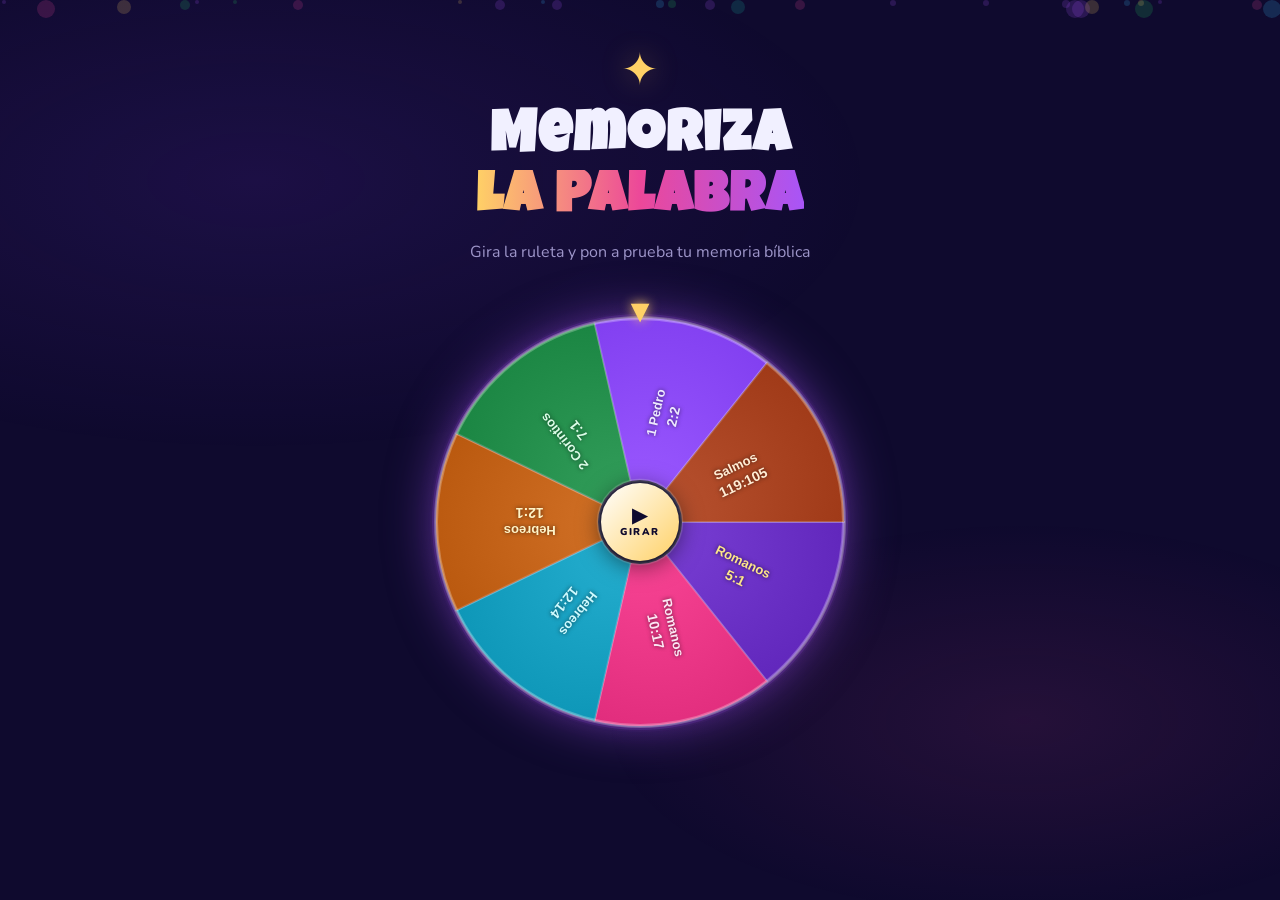
<file: index.html>
<!DOCTYPE html>
<html lang="es">
<head>
  <meta charset="UTF-8" />
  <meta name="viewport" content="width=device-width, initial-scale=1.0" />
  <title>Memoriza la Palabra · Versículos Bíblicos</title>
  <link rel="preconnect" href="https://fonts.googleapis.com" />
  <link rel="preconnect" href="https://fonts.gstatic.com" crossorigin />
  <link href="https://fonts.googleapis.com/css2?family=Nunito:wght@400;600;700;800;900&family=Luckiest+Guy&display=swap" rel="stylesheet" />
  
  
  
  
<style>/* ══════════════════════════════════════════
   BASE.CSS – Variables · Reset · Layout
   ══════════════════════════════════════════ */

:root {
  /* Palette – Vibrante + espiritual */
  --c-bg:        #0f0a2e;
  --c-surface:   #1a1247;
  --c-card:      #211860;
  --c-card2:     #2a1f78;

  --c-gold:      #ffd166;
  --c-gold-dark: #e8a000;
  --c-purple:    #a855f7;
  --c-violet:    #7c3aed;
  --c-pink:      #ec4899;
  --c-teal:      #14b8a6;
  --c-sky:       #38bdf8;
  --c-green:     #22c55e;
  --c-red:       #ef4444;
  --c-orange:    #f97316;

  --c-text:      #f1f0ff;
  --c-text-dim:  #9d95c9;
  --c-border:    rgba(168,85,247,.25);

  /* Sizing */
  --radius-sm:   8px;
  --radius-md:   16px;
  --radius-lg:   24px;
  --radius-xl:   36px;

  /* Shadows */
  --shadow-glow-gold:   0 0 30px rgba(255,209,102,.35);
  --shadow-glow-purple: 0 0 30px rgba(168,85,247,.35);
  --shadow-card:        0 8px 32px rgba(0,0,0,.45);
}

*, *::before, *::after { box-sizing: border-box; margin: 0; padding: 0; }

html { scroll-behavior: smooth; }

body {
  font-family: 'Nunito', sans-serif;
  background: var(--c-bg);
  color: var(--c-text);
  min-height: 100vh;
  overflow-x: hidden;
  position: relative;
}

/* ── Screens ── */
.screen {
  display: none;
  flex-direction: column;
  align-items: center;
  min-height: 100vh;
  padding: 0 16px 40px;
  position: relative;
  z-index: 1;
}
.screen.active { display: flex; }

/* ── Particles background ── */
#particles {
  position: fixed;
  inset: 0;
  pointer-events: none;
  z-index: 0;
  overflow: hidden;
}
.particle {
  position: absolute;
  border-radius: 50%;
  opacity: .18;
  animation: floatUp var(--dur, 12s) var(--delay, 0s) infinite linear;
}

/* ── Generic Button Styles ── */
.btn-primary {
  background: linear-gradient(135deg, var(--c-gold), var(--c-orange));
  color: #1a0a00;
  font-family: 'Nunito', sans-serif;
  font-weight: 800;
  font-size: 1.05rem;
  padding: 14px 32px;
  border: none;
  border-radius: var(--radius-xl);
  cursor: pointer;
  box-shadow: 0 4px 20px rgba(255,180,0,.4);
  transition: transform .15s, box-shadow .15s;
}
.btn-primary:hover { transform: translateY(-2px); box-shadow: 0 8px 28px rgba(255,180,0,.5); }
.btn-primary:active { transform: translateY(0); }

.btn-secondary {
  background: transparent;
  color: var(--c-text-dim);
  font-family: 'Nunito', sans-serif;
  font-weight: 700;
  font-size: 1rem;
  padding: 13px 28px;
  border: 2px solid var(--c-border);
  border-radius: var(--radius-xl);
  cursor: pointer;
  transition: border-color .2s, color .2s;
}
.btn-secondary:hover { border-color: var(--c-purple); color: var(--c-text); }

/* ── Utility ── */
.hidden { display: none !important; }

/* ── Gradient text helper ── */
.gradient-text {
  background: linear-gradient(90deg, var(--c-gold), var(--c-pink), var(--c-purple));
  -webkit-background-clip: text;
  -webkit-text-fill-color: transparent;
  background-clip: text;
}

/* ── Scrollbar ── */
::-webkit-scrollbar { width: 6px; }
::-webkit-scrollbar-track { background: var(--c-surface); }
::-webkit-scrollbar-thumb { background: var(--c-violet); border-radius: 99px; }

/* ── Selection ── */
::selection { background: rgba(168,85,247,.35); color: var(--c-text); }

/* ── Focus outlines ── */
:focus-visible {
  outline: 2px solid var(--c-purple);
  outline-offset: 3px;
  border-radius: 4px;
}

/* ── Star field decoration ── */
#particles::before {
  content: '';
  position: absolute;
  inset: 0;
  background:
    radial-gradient(ellipse 80% 50% at 20% 20%, rgba(124,58,237,.12) 0%, transparent 60%),
    radial-gradient(ellipse 60% 40% at 80% 80%, rgba(236,72,153,.1) 0%, transparent 55%);
  pointer-events: none;
}
/* ══════════════════════════════════════════
   ANIMATIONS.CSS – Keyframes & Motion
   ══════════════════════════════════════════ */

@keyframes floatUp {
  0%   { transform: translateY(100vh) scale(.4); opacity: 0; }
  10%  { opacity: .18; }
  90%  { opacity: .12; }
  100% { transform: translateY(-20vh) scale(1); opacity: 0; }
}

@keyframes spinGlow {
  from { transform: rotate(0deg); }
  to   { transform: rotate(360deg); }
}

@keyframes pulseGlow {
  0%, 100% { opacity: .6; transform: scale(1); }
  50%       { opacity: 1; transform: scale(1.06); }
}

@keyframes pointerBounce {
  0%, 100% { transform: translateX(-50%) translateY(0); }
  50%       { transform: translateX(-50%) translateY(-6px); }
}

@keyframes slideUp {
  from { opacity: 0; transform: translateY(24px); }
  to   { opacity: 1; transform: translateY(0); }
}

@keyframes cardIn {
  from { opacity: 0; transform: rotateY(-18deg) scale(.94); }
  to   { opacity: 1; transform: rotateY(0) scale(1); }
}

@keyframes feedbackPop {
  from { opacity: 0; transform: scale(.75); }
  to   { opacity: 1; transform: scale(1); }
}

@keyframes bounceIn {
  0%   { transform: scale(.3) rotate(-15deg); opacity: 0; }
  60%  { transform: scale(1.15) rotate(5deg); }
  80%  { transform: scale(.95) rotate(-2deg); }
  100% { transform: scale(1) rotate(0); opacity: 1; }
}

@keyframes timerPulse {
  0%, 100% { transform: scale(1); }
  50%       { transform: scale(1.08); }
}

@keyframes shakeWrong {
  0%, 100% { transform: translateX(0); }
  20%       { transform: translateX(-7px); }
  40%       { transform: translateX(7px); }
  60%       { transform: translateX(-5px); }
  80%       { transform: translateX(5px); }
}

@keyframes glowPulse {
  0%, 100% { box-shadow: 0 0 20px rgba(255,209,102,.3); }
  50%       { box-shadow: 0 0 40px rgba(255,209,102,.7); }
}

@keyframes confettiDrop {
  from { transform: translateY(-10px) rotate(0deg); opacity: 1; }
  to   { transform: translateY(60px) rotate(360deg); opacity: 0; }
}

/* ── Utility animation classes ── */
.anim-shake { animation: shakeWrong .45s ease; }
.anim-glow  { animation: glowPulse 1s ease; }
.anim-bounce { animation: bounceIn .5s cubic-bezier(.34,1.56,.64,1); }

/* ── Reduced motion ── */
@media (prefers-reduced-motion: reduce) {
  *, *::before, *::after {
    animation-duration: .01ms !important;
    transition-duration: .01ms !important;
  }
}
/* ══════════════════════════════════════════
   ROULETTE.CSS – Home screen & Wheel
   ══════════════════════════════════════════ */

/* ── Header ── */
.home-header {
  text-align: center;
  padding: 40px 0 20px;
}
.home-logo {
  font-size: 2.8rem;
  color: var(--c-gold);
  animation: spinGlow 6s linear infinite;
  display: inline-block;
  text-shadow: var(--shadow-glow-gold);
}
.home-title {
  font-family: 'Luckiest Guy', cursive;
  font-size: clamp(2.4rem, 6vw, 3.6rem);
  line-height: 1.05;
  letter-spacing: 2px;
  color: var(--c-text);
  margin-top: 8px;
}
.home-title span {
  background: linear-gradient(90deg, var(--c-gold), var(--c-pink), var(--c-purple));
  -webkit-background-clip: text;
  -webkit-text-fill-color: transparent;
  background-clip: text;
}
.home-subtitle {
  font-size: 1rem;
  color: var(--c-text-dim);
  margin-top: 10px;
  max-width: 340px;
  margin-inline: auto;
  line-height: 1.5;
}

/* ── Roulette wrapper ── */
.roulette-wrapper {
  position: relative;
  width: min(420px, 90vw);
  height: min(420px, 90vw);
  margin: 28px auto 24px;
}

/* Ambient glow behind wheel */
.roulette-glow {
  position: absolute;
  inset: -20px;
  border-radius: 50%;
  background: radial-gradient(circle, rgba(168,85,247,.25) 0%, transparent 70%);
  animation: pulseGlow 2.5s ease-in-out infinite;
  pointer-events: none;
}

/* Canvas wheel */
#roulette-canvas {
  width: 100%;
  height: 100%;
  border-radius: 50%;
  display: block;
  filter: drop-shadow(0 0 24px rgba(168,85,247,.5));
}

/* Center spin button */
.roulette-center-btn {
  position: absolute;
  top: 50%;
  left: 50%;
  transform: translate(-50%, -50%);
  width: 78px;
  height: 78px;
  border-radius: 50%;
  background: linear-gradient(135deg, #fff 0%, var(--c-gold) 100%);
  display: flex;
  flex-direction: column;
  align-items: center;
  justify-content: center;
  cursor: pointer;
  box-shadow: 0 4px 24px rgba(0,0,0,.6), 0 0 0 4px rgba(255,255,255,.15);
  transition: transform .15s, box-shadow .15s;
  user-select: none;
  z-index: 10;
}
.roulette-center-btn:hover {
  transform: translate(-50%, -50%) scale(1.08);
  box-shadow: 0 6px 30px rgba(0,0,0,.7), 0 0 0 6px rgba(255,220,80,.3);
}
.roulette-center-btn.spinning {
  pointer-events: none;
  opacity: .7;
}
.spin-icon {
  font-size: 1.3rem;
  color: var(--c-bg);
  line-height: 1;
}
.spin-label {
  font-family: 'Nunito', sans-serif;
  font-weight: 900;
  font-size: .62rem;
  letter-spacing: 1.5px;
  color: var(--c-bg);
}

/* Pointer arrow */
.roulette-pointer {
  position: absolute;
  top: -22px;
  left: 50%;
  transform: translateX(-50%);
  font-size: 2rem;
  color: var(--c-gold);
  text-shadow: 0 0 12px var(--c-gold);
  animation: pointerBounce 1.2s ease-in-out infinite;
  z-index: 20;
}

/* Result banner */
.roulette-result {
  text-align: center;
  background: linear-gradient(135deg, var(--c-card), var(--c-card2));
  border: 2px solid var(--c-gold);
  border-radius: var(--radius-lg);
  padding: 18px 28px;
  max-width: 380px;
  box-shadow: var(--shadow-glow-gold);
  animation: slideUp .4s cubic-bezier(.34,1.56,.64,1);
}
.roulette-result h3 {
  font-family: 'Luckiest Guy', cursive;
  font-size: 1.3rem;
  color: var(--c-gold);
  letter-spacing: 1px;
}
.roulette-result p {
  color: var(--c-text);
  font-size: .9rem;
  margin-top: 6px;
  line-height: 1.5;
}
/* ══════════════════════════════════════════
   EXERCISES.CSS – Cards, Inputs, Feedback
   ══════════════════════════════════════════ */

/* ── Top bar ── */
.ex-topbar {
  width: 100%;
  max-width: 700px;
  display: flex;
  align-items: center;
  gap: 12px;
  padding: 16px 0 10px;
  flex-wrap: wrap;
}
.btn-home {
  background: rgba(168,85,247,.15);
  border: 1.5px solid var(--c-border);
  color: var(--c-text-dim);
  font-family: 'Nunito', sans-serif;
  font-weight: 700;
  font-size: .85rem;
  padding: 8px 14px;
  border-radius: var(--radius-xl);
  cursor: pointer;
  transition: background .2s, color .2s;
  white-space: nowrap;
}
.btn-home:hover { background: rgba(168,85,247,.3); color: var(--c-text); }

.ex-verse-ref {
  flex: 1;
  text-align: center;
  font-family: 'Luckiest Guy', cursive;
  font-size: 1.15rem;
  color: var(--c-gold);
  letter-spacing: 1px;
}
.ex-progress-wrap {
  display: flex;
  align-items: center;
  gap: 8px;
  white-space: nowrap;
}
.ex-progress-wrap span {
  font-size: .8rem;
  color: var(--c-text-dim);
  font-weight: 700;
}
.ex-progress-bar {
  width: 90px;
  height: 7px;
  background: rgba(255,255,255,.1);
  border-radius: 99px;
  overflow: hidden;
}
.ex-progress-fill {
  height: 100%;
  background: linear-gradient(90deg, var(--c-purple), var(--c-gold));
  border-radius: 99px;
  transition: width .5s ease;
}

/* ── Score bar ── */
.ex-scorebar {
  display: flex;
  gap: 12px;
  margin-bottom: 8px;
}
.score-pill {
  display: flex;
  align-items: center;
  gap: 6px;
  padding: 5px 14px;
  border-radius: 99px;
  font-weight: 800;
  font-size: .9rem;
}
.score-pill.correct { background: rgba(34,197,94,.15); color: var(--c-green); border: 1.5px solid rgba(34,197,94,.3); }
.score-pill.wrong   { background: rgba(239,68,68,.15); color: var(--c-red); border: 1.5px solid rgba(239,68,68,.3); }

/* ── Timer ── */
.timer-wrap {
  position: relative;
  width: 72px;
  height: 72px;
  margin-bottom: 12px;
}
.timer-svg { width: 72px; height: 72px; transform: rotate(-90deg); }
.timer-bg  { fill: none; stroke: rgba(255,255,255,.1); stroke-width: 5; }
.timer-ring {
  fill: none;
  stroke: var(--c-teal);
  stroke-width: 5;
  stroke-linecap: round;
  transition: stroke-dashoffset .9s linear, stroke .3s;
}
.timer-ring.urgent { stroke: var(--c-red); }
.timer-num {
  position: absolute;
  inset: 0;
  display: flex;
  align-items: center;
  justify-content: center;
  font-weight: 900;
  font-size: 1.2rem;
  color: var(--c-text);
}

/* ── Card area ── */
.card-area {
  width: 100%;
  max-width: 680px;
  min-height: 380px;
  display: flex;
  align-items: flex-start;
  justify-content: center;
  perspective: 1200px;
}

/* ── Exercise Card ── */
.ex-card {
  width: 100%;
  background: linear-gradient(160deg, var(--c-card) 0%, var(--c-card2) 100%);
  border: 1.5px solid var(--c-border);
  border-radius: var(--radius-lg);
  padding: 28px 28px 24px;
  box-shadow: var(--shadow-card);
  animation: cardIn .45s cubic-bezier(.34,1.56,.64,1);
  display: flex;
  flex-direction: column;
  gap: 20px;
  position: relative;
  overflow: hidden;
}
.ex-card::before {
  content: '';
  position: absolute;
  top: 0; left: 0; right: 0;
  height: 3px;
  background: linear-gradient(90deg, var(--c-purple), var(--c-gold), var(--c-pink));
}

.ex-card-label {
  font-size: .72rem;
  font-weight: 800;
  letter-spacing: 2px;
  text-transform: uppercase;
  color: var(--c-text-dim);
  background: rgba(168,85,247,.12);
  padding: 4px 12px;
  border-radius: 99px;
  width: fit-content;
}

.ex-card-instruction {
  font-size: .95rem;
  font-weight: 700;
  color: var(--c-text-dim);
  line-height: 1.45;
}

/* Verse display */
.verse-display {
  font-size: 1.05rem;
  line-height: 1.8;
  color: var(--c-text);
  font-weight: 600;
  word-break: break-word;
}
.verse-display .blank {
  display: inline-block;
  min-width: 80px;
  border-bottom: 3px solid var(--c-gold);
  margin: 0 4px;
  vertical-align: bottom;
  text-align: center;
  color: var(--c-gold);
  font-weight: 800;
}
.verse-display .blank-input {
  background: transparent;
  border: none;
  border-bottom: 3px solid var(--c-gold);
  color: var(--c-gold);
  font-family: 'Nunito', sans-serif;
  font-weight: 800;
  font-size: 1.05rem;
  text-align: center;
  width: 90px;
  outline: none;
  padding: 2px 6px;
  margin: 0 4px;
  vertical-align: bottom;
}
.verse-display .blank-input:focus { border-color: var(--c-sky); }

/* ── Multiple choice ── */
.options-grid {
  display: grid;
  grid-template-columns: 1fr 1fr;
  gap: 10px;
}
.options-grid.cols-3 { grid-template-columns: 1fr 1fr 1fr; }
.option-btn {
  background: rgba(255,255,255,.05);
  border: 2px solid var(--c-border);
  color: var(--c-text);
  font-family: 'Nunito', sans-serif;
  font-weight: 700;
  font-size: .92rem;
  padding: 12px 10px;
  border-radius: var(--radius-md);
  cursor: pointer;
  transition: background .15s, border-color .15s, transform .12s;
  text-align: center;
}
.option-btn:hover { background: rgba(168,85,247,.2); border-color: var(--c-purple); transform: scale(1.02); }
.option-btn.selected-correct { background: rgba(34,197,94,.25); border-color: var(--c-green); color: var(--c-green); }
.option-btn.selected-wrong   { background: rgba(239,68,68,.25); border-color: var(--c-red); color: var(--c-red); }

/* Multi-select option style */
.option-pair {
  display: flex;
  gap: 10px;
  flex-wrap: wrap;
}

/* ── Text inputs ── */
.write-inputs {
  display: flex;
  flex-direction: column;
  gap: 10px;
}
.write-inputs input {
  background: rgba(255,255,255,.07);
  border: 2px solid var(--c-border);
  border-radius: var(--radius-md);
  color: var(--c-text);
  font-family: 'Nunito', sans-serif;
  font-weight: 700;
  font-size: 1rem;
  padding: 12px 16px;
  outline: none;
  transition: border-color .2s, background .2s;
}
.write-inputs input:focus { border-color: var(--c-purple); background: rgba(168,85,247,.1); }
.write-inputs input.correct { border-color: var(--c-green); background: rgba(34,197,94,.12); }
.write-inputs input.wrong   { border-color: var(--c-red); background: rgba(239,68,68,.12); }

/* Submit button inside cards */
.btn-submit {
  background: linear-gradient(135deg, var(--c-violet), var(--c-purple));
  color: #fff;
  font-family: 'Nunito', sans-serif;
  font-weight: 800;
  font-size: 1rem;
  padding: 13px 26px;
  border: none;
  border-radius: var(--radius-xl);
  cursor: pointer;
  transition: transform .15s, box-shadow .15s;
  align-self: center;
  width: 100%;
  max-width: 280px;
  box-shadow: 0 4px 20px rgba(124,58,237,.4);
}
.btn-submit:hover { transform: translateY(-2px); box-shadow: 0 6px 28px rgba(124,58,237,.5); }
.btn-submit:disabled { opacity: .4; cursor: not-allowed; transform: none; }

/* ── Drag & Drop tokens ── */
.token-phrase {
  display: flex;
  flex-wrap: wrap;
  gap: 4px 0px;
  min-height: 48px;
  padding: 10px 8px;
  background: rgba(255,255,255,.04);
  border-radius: var(--radius-md);
  border: 1.5px dashed var(--c-border);
  align-items: center;
  position: relative;
}
.token-phrase.drag-over { border-color: var(--c-purple); background: rgba(168,85,247,.1); }

.drop-zone {
  width: 8px;
  min-height: 40px;
  border-radius: 4px;
  transition: width .15s, background .15s;
  flex-shrink: 0;
}
.drop-zone.active { width: 56px; background: rgba(168,85,247,.3); border: 2px dashed var(--c-purple); }

.token-block {
  display: inline-flex;
  align-items: center;
  padding: 6px 11px;
  border-radius: 8px;
  font-weight: 700;
  font-size: .95rem;
  cursor: grab;
  user-select: none;
  white-space: nowrap;
  transition: box-shadow .15s, transform .12s;
  position: relative;
}
.token-block:active { cursor: grabbing; transform: scale(1.05); }
.token-block.word { background: rgba(56,189,248,.15); border: 1.5px solid rgba(56,189,248,.3); color: var(--c-sky); }
.token-block.num  { background: rgba(255,209,102,.15); border: 1.5px solid rgba(255,209,102,.3); color: var(--c-gold); }
.token-block.dragging { opacity: .3; }

/* Tray for displaced tokens */
.token-tray {
  display: flex;
  flex-wrap: wrap;
  gap: 8px;
  padding: 12px;
  background: rgba(255,255,255,.04);
  border-radius: var(--radius-md);
  border: 2px dashed var(--c-gold);
  min-height: 58px;
  justify-content: center;
}
.token-tray .token-block { cursor: grab; }
.tray-label {
  font-size: .75rem;
  color: var(--c-text-dim);
  font-weight: 700;
  letter-spacing: 1px;
  text-transform: uppercase;
  margin-bottom: 4px;
}

/* ── Intruder tokens ── */
.intruder-phrase {
  display: flex;
  flex-wrap: wrap;
  gap: 8px;
  padding: 12px;
  background: rgba(255,255,255,.04);
  border-radius: var(--radius-md);
  min-height: 58px;
  align-items: center;
}
.intruder-token {
  display: inline-flex;
  align-items: center;
  padding: 7px 13px;
  border-radius: 8px;
  font-weight: 700;
  font-size: .95rem;
  cursor: pointer;
  transition: transform .12s, box-shadow .15s, opacity .2s;
  border: 1.5px solid transparent;
}
.intruder-token:hover { transform: scale(1.06); box-shadow: 0 4px 16px rgba(168,85,247,.3); }
.intruder-token.word { background: rgba(56,189,248,.15); border-color: rgba(56,189,248,.3); color: var(--c-sky); }
.intruder-token.num  { background: rgba(255,209,102,.15); border-color: rgba(255,209,102,.3); color: var(--c-gold); }
.intruder-token.eliminated { opacity: .3; text-decoration: line-through; cursor: default; pointer-events: none; }
.intruder-token.wrong-elim { border-color: var(--c-red); background: rgba(239,68,68,.2); }

/* ── True / False ── */
.tf-verse {
  font-size: 1rem;
  line-height: 1.7;
  color: var(--c-text);
  font-weight: 600;
  background: rgba(255,255,255,.04);
  border-radius: var(--radius-md);
  padding: 14px 16px;
}
.tf-buttons {
  display: flex;
  gap: 14px;
}
.tf-btn {
  flex: 1;
  padding: 16px;
  border-radius: var(--radius-md);
  font-family: 'Nunito', sans-serif;
  font-weight: 800;
  font-size: 1.15rem;
  border: 2px solid transparent;
  cursor: pointer;
  transition: transform .12s, box-shadow .15s;
}
.tf-btn.true-btn  { background: rgba(34,197,94,.15); border-color: rgba(34,197,94,.35); color: var(--c-green); }
.tf-btn.false-btn { background: rgba(239,68,68,.15); border-color: rgba(239,68,68,.35); color: var(--c-red); }
.tf-btn:hover { transform: scale(1.04); }
.tf-btn:disabled { opacity: .4; cursor: not-allowed; transform: none; }

/* ── Feedback overlay ── */
.feedback-overlay {
  position: fixed;
  inset: 0;
  background: rgba(0,0,0,.55);
  display: flex;
  align-items: center;
  justify-content: center;
  z-index: 100;
  backdrop-filter: blur(4px);
}
.feedback-box {
  background: linear-gradient(160deg, var(--c-card), var(--c-card2));
  border-radius: var(--radius-lg);
  padding: 32px 36px;
  text-align: center;
  max-width: 360px;
  width: 90%;
  box-shadow: 0 20px 60px rgba(0,0,0,.6);
  animation: feedbackPop .35s cubic-bezier(.34,1.56,.64,1);
}
.feedback-icon { font-size: 3.2rem; margin-bottom: 10px; }
.feedback-msg  { font-weight: 800; font-size: 1.25rem; margin-bottom: 8px; }
.feedback-msg.correct { color: var(--c-green); }
.feedback-msg.wrong   { color: var(--c-red); }
.feedback-answer {
  font-size: .92rem;
  color: var(--c-text-dim);
  line-height: 1.5;
}
.feedback-answer strong { color: var(--c-gold); }

/* ── Results screen ── */
.results-wrap {
  display: flex;
  flex-direction: column;
  align-items: center;
  gap: 20px;
  padding: 50px 20px 60px;
  text-align: center;
  max-width: 500px;
  width: 100%;
}
.results-trophy { font-size: 4.5rem; animation: bounceIn .6s cubic-bezier(.34,1.56,.64,1); }
.results-title {
  font-family: 'Luckiest Guy', cursive;
  font-size: 2.5rem;
  color: var(--c-gold);
  letter-spacing: 2px;
  text-shadow: var(--shadow-glow-gold);
}
.results-verse-ref { font-weight: 800; font-size: 1.1rem; color: var(--c-purple); }
.results-stats { display: flex; gap: 16px; justify-content: center; flex-wrap: wrap; }
.stat-card {
  background: linear-gradient(160deg, var(--c-card), var(--c-card2));
  border: 1.5px solid var(--c-border);
  border-radius: var(--radius-md);
  padding: 18px 22px;
  min-width: 100px;
}
.stat-card.correct { border-color: rgba(34,197,94,.3); }
.stat-card.wrong   { border-color: rgba(239,68,68,.3); }
.stat-card.score   { border-color: rgba(255,209,102,.3); }
.stat-num { display: block; font-family: 'Luckiest Guy', cursive; font-size: 2rem; }
.stat-card.correct .stat-num { color: var(--c-green); }
.stat-card.wrong   .stat-num { color: var(--c-red); }
.stat-card.score   .stat-num { color: var(--c-gold); }
.stat-label { font-size: .8rem; font-weight: 700; color: var(--c-text-dim); letter-spacing: .5px; }
.results-verse-text {
  font-size: .92rem;
  color: var(--c-text-dim);
  line-height: 1.6;
  font-style: italic;
  background: rgba(255,255,255,.04);
  padding: 14px 18px;
  border-radius: var(--radius-md);
  border-left: 3px solid var(--c-purple);
}
.results-btns { display: flex; gap: 14px; flex-wrap: wrap; justify-content: center; }

/* ── Exercise number badge ── */
.ex-num-badge {
  position: absolute;
  top: 14px;
  right: 16px;
  background: rgba(255,255,255,.06);
  border: 1px solid var(--c-border);
  color: var(--c-text-dim);
  font-weight: 800;
  font-size: .72rem;
  padding: 3px 10px;
  border-radius: 99px;
  letter-spacing: 1px;
}

/* ── Group badge colors ── */
.timer-badge-none   { background: rgba(56,189,248,.15); color: var(--c-sky); border: 1px solid rgba(56,189,248,.3); }
.timer-badge-20     { background: rgba(249,115,22,.15); color: var(--c-orange); border: 1px solid rgba(249,115,22,.3); }
.timer-badge-10     { background: rgba(239,68,68,.15); color: var(--c-red); border: 1px solid rgba(239,68,68,.3); }

/* ── Write input labels ── */
.write-field-wrap {
  display: flex;
  flex-direction: column;
  gap: 4px;
}
.write-field-wrap label {
  font-size: .75rem;
  color: var(--c-text-dim);
  font-weight: 700;
  letter-spacing: .5px;
}

/* ── Full verse reference display at bottom of card ── */
.card-verse-ref {
  font-size: .75rem;
  color: var(--c-text-dim);
  font-weight: 700;
  text-align: right;
  margin-top: 4px;
  letter-spacing: .5px;
}

/* ── Drag hint ── */
.drag-hint {
  font-size: .78rem;
  color: var(--c-text-dim);
  text-align: center;
  font-style: italic;
  margin-top: 4px;
}

/* ── Responsive ── */
@media (max-width: 520px) {
  .ex-topbar { gap: 8px; }
  .ex-card   { padding: 20px 16px 18px; }
  .options-grid { grid-template-columns: 1fr; }
  .tf-buttons { flex-direction: column; }
  .results-stats { gap: 10px; }
  .stat-card { min-width: 80px; padding: 14px 14px; }
  .home-title { font-size: 2rem; }
  .roulette-wrapper { width: min(360px, 88vw); height: min(360px, 88vw); }
}
</style>
</head>
<body>

  <!-- ── PARTICLES BACKGROUND ── -->
  <div id="particles" aria-hidden="true"></div>

  <!-- ── SCREEN: HOME / ROULETTE ── -->
  <section id="screen-home" class="screen active">
    <header class="home-header">
      <div class="home-logo">✦</div>
      <h1 class="home-title">Memoriza<br/><span>la Palabra</span></h1>
      <p class="home-subtitle">Gira la ruleta y pon a prueba tu memoria bíblica</p>
    </header>

    <div class="roulette-wrapper">
      <div class="roulette-glow" aria-hidden="true"></div>
      <canvas id="roulette-canvas" width="420" height="420" role="img" aria-label="Ruleta de versículos bíblicos"></canvas>
      <div class="roulette-center-btn" id="spin-btn" role="button" tabindex="0" aria-label="Girar la ruleta">
        <span class="spin-icon">▶</span>
        <span class="spin-label">GIRAR</span>
      </div>
      <div class="roulette-pointer" aria-hidden="true">▼</div>
    </div>

    <div id="roulette-result" class="roulette-result hidden" aria-live="polite"></div>
  </section>

  <!-- ── SCREEN: EXERCISES ── -->
  <section id="screen-exercises" class="screen">
    <!-- Top bar -->
    <div class="ex-topbar">
      <button class="btn-home" id="btn-back-home" aria-label="Volver al inicio">⬅ Inicio</button>
      <div class="ex-verse-ref" id="ex-verse-ref"></div>
      <div class="ex-progress-wrap">
        <span id="ex-counter">1 / 20</span>
        <div class="ex-progress-bar"><div class="ex-progress-fill" id="ex-progress-fill"></div></div>
      </div>
    </div>

    <!-- Score bar -->
    <div class="ex-scorebar">
      <div class="score-pill correct"><span>✓</span><span id="score-correct">0</span></div>
      <div class="score-pill wrong"><span>✗</span><span id="score-wrong">0</span></div>
    </div>

    <!-- Timer ring -->
    <div class="timer-wrap hidden" id="timer-wrap" aria-live="polite">
      <svg class="timer-svg" viewBox="0 0 72 72">
        <circle class="timer-bg" cx="36" cy="36" r="30"/>
        <circle class="timer-ring" id="timer-ring" cx="36" cy="36" r="30"
                stroke-dasharray="188.5" stroke-dashoffset="0"/>
      </svg>
      <span class="timer-num" id="timer-num">20</span>
    </div>

    <!-- Card area -->
    <div class="card-area" id="card-area"></div>

    <!-- Feedback overlay -->
    <div class="feedback-overlay hidden" id="feedback-overlay">
      <div class="feedback-box" id="feedback-box">
        <div class="feedback-icon" id="feedback-icon"></div>
        <div class="feedback-msg" id="feedback-msg"></div>
        <div class="feedback-answer" id="feedback-answer"></div>
      </div>
    </div>
  </section>

  <!-- ── SCREEN: RESULTS ── -->
  <section id="screen-results" class="screen">
    <div class="results-wrap">
      <div class="results-trophy">🏆</div>
      <h2 class="results-title">¡Completado!</h2>
      <div class="results-verse-ref" id="results-verse-ref"></div>
      <div class="results-stats">
        <div class="stat-card correct">
          <span class="stat-num" id="res-correct">0</span>
          <span class="stat-label">Correctas</span>
        </div>
        <div class="stat-card wrong">
          <span class="stat-num" id="res-wrong">0</span>
          <span class="stat-label">Incorrectas</span>
        </div>
        <div class="stat-card score">
          <span class="stat-num" id="res-score">0%</span>
          <span class="stat-label">Puntaje</span>
        </div>
      </div>
      <div class="results-verse-text" id="results-verse-text"></div>
      <div class="results-btns">
        <button class="btn-primary" id="btn-retry">Intentar de nuevo</button>
        <button class="btn-secondary" id="btn-home-from-results">Inicio</button>
      </div>
    </div>
  </section>

  <!-- ── SCRIPTS ── -->
  
  
  
  
  
  
<script>/* ══════════════════════════════════════════
   DATA.JS – Versículos y tokens falsos
   ══════════════════════════════════════════ */

const VERSES = [
  {
    ref: 'Romanos 5:1',
    text: 'Justificados, pues, por la fe, tenemos paz para con Dios por medio de nuestro Señor Jesucristo'
  },
  {
    ref: 'Romanos 10:17',
    text: 'Así que la fe es por el oír, y el oír, por la palabra de Dios.'
  },
  {
    ref: 'Hebreos 12:14',
    text: 'Seguid la paz con todos, y la santidad, sin la cual nadie verá al Señor.'
  },
  {
    ref: 'Hebreos 12:1',
    text: 'Por tanto, nosotros también, teniendo en derredor nuestro tan grande nube de testigos, despojémonos de todo peso y del pecado que nos asedia, y corramos con paciencia la carrera que tenemos por delante'
  },
  {
    ref: '2 Corintios 7:1',
    text: 'Así que, amados, puesto que tenemos tales promesas, limpiémonos de toda contaminación de carne y de espíritu, perfeccionando la santidad en el temor de Dios.'
  },
  {
    ref: '1 Pedro 2:2',
    text: 'desead, como niños recién nacidos, la leche espiritual no adulterada, para que por ella crezcáis para salvación'
  },
  {
    ref: 'Salmos 119:105',
    text: 'Lámpara es a mis pies tu palabra, Y lumbrera a mi camino.'
  }
];

// Fake word tokens (palabras)
const FAKE_WORDS = [
  'reposo', 'concordia', 'confianza', 'creer', 'confiar',
  'Señor', 'Jehová', 'Cristo', 'entrada', 'favor',
  'estar', 'firme', 'escuchar', 'mandamiento', 'dicho',
  'ley', 'santificación', 'quitar', 'carga', 'maldad',
  'andar', 'perseverancia', 'purificar', 'contaminación', 'lumbrera'
];

// Fake number tokens (números)
const FAKE_NUMBERS = [
  '28', '17', '6', '119', '20', '3', '105', '14', '2',
  '23', '15', '5', '11', '7', '24', '10', '22', '12',
  '26', '8', '16', '9', '4', '19', '13', '1', '512',
  '347', '864', '291', '735'
];

// Roulette color palette per slice
const ROULETTE_COLORS = [
  '#7c3aed', // violet
  '#db2777', // pink
  '#0891b2', // cyan
  '#d97706', // amber
  '#15803d', // green
  '#9333ea', // purple
  '#b45309', // brown-amber
];
/* ══════════════════════════════════════════
   TOKENIZER.JS – Text processing utils
   ══════════════════════════════════════════ */

const Tokenizer = (() => {

  /**
   * Build full text = "Ref Text" (reference + verse text)
   * Returns { fullText, cleanTokens, originalText }
   * cleanTokens: array without punctuation/symbols, used for exercises
   * originalText: the reference + verse text for display (with original punctuation)
   */
  function buildVerseData(verse) {
    // Full reference string → clean tokens (book can be "Romanos", "2 Corintios", etc.)
    const fullText = `${verse.ref} ${verse.text}`;
    const cleanTokens = tokenize(fullText);
    return {
      fullText,
      cleanTokens,
      originalText: verse.text,
      ref: verse.ref
    };
  }

  /**
   * Remove punctuation and split by spaces → string[]
   * Special case: colons between digits (e.g. "5:1") are treated as separators
   */
  function tokenize(str) {
    // Replace colons between digits with a space (handles verse refs like 5:1, 119:105)
    let clean = str.replace(/(\d):(\d)/g, '$1 $2');
    // Remove ALL punctuation / symbols except word chars, digits, spaces
    // Keep diacritics (Spanish accented chars)
    clean = clean.replace(/[.,;:¿?¡!"""''()\[\]{}…–—\/\\*#@&^%$+=~`|<>]/g, '');
    return clean.split(/\s+/).filter(t => t.length > 0);
  }

  /**
   * Is a token numeric?
   */
  function isNumber(token) {
    return /^\d+$/.test(token);
  }

  /**
   * Get N distinct random fake tokens of the correct type
   * (word fakes for word tokens, number fakes for number tokens)
   */
  function getFakes(token, count, alreadyUsed = []) {
    const pool = isNumber(token) ? [...FAKE_NUMBERS] : [...FAKE_WORDS];
    const available = pool.filter(f => !alreadyUsed.includes(f) && f !== token);
    shuffle(available);
    return available.slice(0, count);
  }

  /**
   * Get N fakes matching the same numeric/word type
   * Used when picking fakes that are all the same type as the token
   */
  function getFakesForTokens(tokens, count, alreadyUsed = []) {
    const hasNum  = tokens.some(isNumber);
    const hasWord = tokens.some(t => !isNumber(t));

    let pool = [];
    if (hasNum)  pool = pool.concat(FAKE_NUMBERS.filter(f => !alreadyUsed.includes(f)));
    if (hasWord) pool = pool.concat(FAKE_WORDS.filter(f => !alreadyUsed.includes(f) && !tokens.includes(f)));
    shuffle(pool);
    return pool.slice(0, count);
  }

  /**
   * Fisher-Yates shuffle (in-place)
   */
  function shuffle(arr) {
    for (let i = arr.length - 1; i > 0; i--) {
      const j = Math.floor(Math.random() * (i + 1));
      [arr[i], arr[j]] = [arr[j], arr[i]];
    }
    return arr;
  }

  /**
   * Pick N distinct random indices from [0, max)
   */
  function pickIndices(max, count) {
    const indices = Array.from({ length: max }, (_, i) => i);
    shuffle(indices);
    return indices.slice(0, Math.min(count, max));
  }

  /**
   * Rebuild display text from tokens keeping original punctuation around tokens.
   * For display in "verdadero o falso" we reconstruct from original fullText
   * swapping certain tokens.
   * We do a word-by-word replacement using the cleanToken array as a guide.
   */
  function reconstructWithSwap(cleanTokens, fullText, swapMap) {
    // swapMap: { originalIndex → replacementString }
    let result = fullText;
    // We'll replace tokens in their original text positions carefully
    // Simpler approach: rebuild from clean tokens with swaps, then rejoin
    const rebuilt = cleanTokens.map((tok, i) => swapMap[i] !== undefined ? swapMap[i] : tok);
    // Now re-insert punctuation from original
    return reinsertPunctuation(fullText, cleanTokens, rebuilt);
  }

  /**
   * Re-insert original punctuation when rebuilding display text.
   * Strategy: scan fullText, match each "word" (non-punctuation run) to its clean token,
   * and replace it with the rebuilt token.
   */
  function reinsertPunctuation(fullText, origTokens, newTokens) {
    let tokenIdx = 0;
    // Split preserving delimiters
    const result = fullText.replace(/([A-Za-zÀ-ÖØ-öø-ÿ\d]+)/g, (match) => {
      if (tokenIdx < origTokens.length && origTokens[tokenIdx] === match) {
        const replacement = newTokens[tokenIdx] !== undefined ? newTokens[tokenIdx] : match;
        tokenIdx++;
        return replacement;
      }
      return match;
    });
    return result;
  }

  return {
    buildVerseData,
    tokenize,
    isNumber,
    getFakes,
    getFakesForTokens,
    shuffle,
    pickIndices,
    reconstructWithSwap
  };
})();
/* ══════════════════════════════════════════
   EXERCISES.JS – Exercise generators
   ══════════════════════════════════════════ */

const ExerciseEngine = (() => {

  // ── Helpers ──────────────────────────────
  const { shuffle, pickIndices, getFakes, isNumber, buildVerseData } = Tokenizer;

  function rand(arr) {
    return arr[Math.floor(Math.random() * arr.length)];
  }

  function pickN(arr, n) {
    const copy = [...arr];
    shuffle(copy);
    return copy.slice(0, n);
  }

  /**
   * Build verse display string with blanks replaced by underscores / tokens
   * Returns HTML string for display
   * blankedIndices: indices in cleanTokens to blank
   * showOriginalPunct: use original fullText to rebuild with blanks
   */
  function buildDisplayWithBlanks(verseData, blankedIndices, inputTag = false) {
    // Re-build from fullText replacing tokens at blankedIndices with blanks
    // We need to tokenize the fullText in sync with cleanTokens
    const { cleanTokens, fullText } = verseData;
    let tokIdx = 0;
    let html = '';
    let i = 0;

    while (i < fullText.length) {
      const ch = fullText[i];

      // Start of a token (letter or digit)?
      if (/[A-Za-zÀ-ÖØ-öø-ÿ\d]/.test(ch)) {
        // Collect full run of alphanumeric chars
        let raw = '';
        let start = i;
        while (i < fullText.length && /[A-Za-zÀ-ÖØ-öø-ÿ\d]/.test(fullText[i])) {
          raw += fullText[i];
          i++;
        }
        // Check if the next char is ':' followed by digit (verse ref like "5:1")
        // In that case, we have TWO tokens in this raw segment after tokenization
        // cleanTokens already split them; we emit them separately
        if (fullText[i] === ':' && i + 1 < fullText.length && /\d/.test(fullText[i + 1])) {
          // Emit first part (e.g. "5")
          html += emitToken(raw, tokIdx, blankedIndices, inputTag);
          tokIdx++;
          html += ':'; // keep colon for display
          i++;   // skip ':'
          // Collect second part (e.g. "1")
          let raw2 = '';
          while (i < fullText.length && /\d/.test(fullText[i])) {
            raw2 += fullText[i];
            i++;
          }
          html += emitToken(raw2, tokIdx, blankedIndices, inputTag);
          tokIdx++;
        } else {
          html += emitToken(raw, tokIdx, blankedIndices, inputTag);
          tokIdx++;
        }
      } else {
        html += escapeHtml(ch);
        i++;
      }
    }
    return html;
  }

  function emitToken(word, tokIdx, blankedIndices, inputTag) {
    if (blankedIndices.includes(tokIdx)) {
      const len = Math.max(word.length, 4);
      if (inputTag) {
        return `<input class="blank-input" data-idx="${tokIdx}" data-correct="${word}" size="${len}" autocomplete="off" spellcheck="false" placeholder="?" />`;
      } else {
        return `<span class="blank" data-idx="${tokIdx}" data-correct="${word}">${'_'.repeat(len)}</span>`;
      }
    }
    return escapeHtml(word);
  }

  function escapeHtml(s) {
    return s.replace(/&/g,'&amp;').replace(/</g,'&lt;').replace(/>/g,'&gt;').replace(/"/g,'&quot;');
  }

  /**
   * Build token-block spans for drag exercises
   */
  function buildTokenBlocks(cleanTokens, selectedIndices = []) {
    return cleanTokens.map((tok, i) => {
      const cls = isNumber(tok) ? 'num' : 'word';
      const isDraggable = selectedIndices.length === 0 || selectedIndices.includes(i);
      return { tok, idx: i, cls, draggable: isDraggable };
    });
  }

  // ── Exercise builders ─────────────────────

  // EX 1 – Write 1 word
  function ex_write1(vd) {
    const [bIdx] = pickIndices(vd.cleanTokens.length, 1);
    const correct = vd.cleanTokens[bIdx];
    return {
      type: 'write',
      label: 'Escribe la palabra que falta',
      instruction: 'Completa el versículo escribiendo el término que falta.',
      html: buildDisplayWithBlanks(vd, [bIdx], true),
      blankedIndices: [bIdx],
      blankedTokens: [correct],
      validate(inputs) {
        const val = inputs[0].value.trim();
        return { ok: normalize(val) === normalize(correct), correctAnswers: [correct] };
      }
    };
  }

  // EX 2 – Choose 1 word (4 options: 3 fake + 1 real)
  function ex_choose1(vd) {
    const [bIdx] = pickIndices(vd.cleanTokens.length, 1);
    const correct = vd.cleanTokens[bIdx];
    const fakes = getFakes(correct, 3);
    const options = shuffle([correct, ...fakes]);
    return {
      type: 'choice',
      label: 'Elige la opción correcta',
      instruction: 'Selecciona la palabra o número que completa el versículo.',
      html: buildDisplayWithBlanks(vd, [bIdx], false),
      options,
      correct,
      blankedIndices: [bIdx],
      validate(selected) {
        return { ok: normalize(selected) === normalize(correct), correctAnswers: [correct] };
      }
    };
  }

  // EX 3 – Drag 1 token to its place
  function ex_drag1(vd) {
    const [bIdx] = pickIndices(vd.cleanTokens.length, 1);
    return buildDragExercise(vd, [bIdx], 'Arrastra la pieza a su lugar correcto.');
  }

  // EX 4 – Find 1 intruder
  function ex_intruder1(vd) {
    return buildIntruderExercise(vd, 1, 'Haz clic sobre la palabra intrusa que NO pertenece al versículo.');
  }

  // EX 5 – True or False (synonym swap)
  function ex_tf1(vd) {
    return buildTFExercise(vd, 'Indica si el versículo está correcto o si tiene una palabra cambiada.');
  }

  // EX 6 – Write 2 words
  function ex_write2(vd) {
    return buildWriteExercise(vd, 2, 'Escribe las dos palabras o números que faltan.');
  }

  // EX 7 – Choose 2 words (5 options: 2 real + 3 fake)
  function ex_choose2(vd) {
    return buildChoose2Exercise(vd, 'Selecciona las dos palabras o números correctos.');
  }

  // EX 8 – Drag 2 tokens
  function ex_drag2(vd) {
    const chosen = pickIndices(vd.cleanTokens.length, 2);
    return buildDragExercise(vd, chosen, 'Arrastra las dos piezas a sus lugares correctos.');
  }

  // EX 9 – Find 2 intruders
  function ex_intruder2(vd) {
    return buildIntruderExercise(vd, 2, 'Elimina los dos intrusos que NO pertenecen al versículo.');
  }

  // EX 10 – True or False
  function ex_tf2(vd) {
    return buildTFExercise(vd, 'Indica si el versículo es verdadero o tiene alguna palabra cambiada.');
  }

  // EX 11 – Write 3 words (20s timer)
  function ex_write3_20(vd) {
    return buildWriteExercise(vd, 3, 'Escribe los tres elementos que faltan. ¡Tienes 20 segundos!');
  }

  // EX 12 – Choose 2 words, 5 options (20s)
  function ex_choose2_20(vd) {
    return buildChoose2Exercise(vd, '¡Con el tiempo encima! Selecciona los dos términos correctos.');
  }

  // EX 13 – Drag 3 tokens (20s)
  function ex_drag3_20(vd) {
    const chosen = pickIndices(vd.cleanTokens.length, 3);
    return buildDragExercise(vd, chosen, 'Coloca las tres piezas en su lugar. ¡20 segundos!');
  }

  // EX 14 – Find 3 intruders (20s)
  function ex_intruder3_20(vd) {
    return buildIntruderExercise(vd, 3, 'Elimina los tres intrusos antes de que se acabe el tiempo.');
  }

  // EX 15 – True or False (20s)
  function ex_tf3_20(vd) {
    return buildTFExercise(vd, '¿Verdadero o Falso? ¡Solo tienes 20 segundos!');
  }

  // EX 16 – Write 3 words (10s)
  function ex_write3_10(vd) {
    return buildWriteExercise(vd, 3, 'Escribe los tres elementos. ¡Solo 10 segundos!');
  }

  // EX 17 – Choose 2 words (10s)
  function ex_choose2_10(vd) {
    return buildChoose2Exercise(vd, 'Selecciona los dos términos correctos. ¡10 segundos!');
  }

  // EX 18 – Drag 3 tokens (10s)
  function ex_drag3_10(vd) {
    const chosen = pickIndices(vd.cleanTokens.length, 3);
    return buildDragExercise(vd, chosen, 'Arrastra las tres piezas. ¡10 segundos!');
  }

  // EX 19 – Find 3 intruders (10s)
  function ex_intruder3_10(vd) {
    return buildIntruderExercise(vd, 3, 'Elimina los tres intrusos. ¡Velocidad máxima!');
  }

  // EX 20 – True or False (10s)
  function ex_tf4_10(vd) {
    return buildTFExercise(vd, '¿El versículo es correcto? ¡10 segundos para decidir!');
  }

  // ── Shared builders ───────────────────────

  function buildWriteExercise(vd, count, instruction) {
    const blankedIndices = pickIndices(vd.cleanTokens.length, count);
    const blankedTokens = blankedIndices.map(i => vd.cleanTokens[i]);
    return {
      type: 'write',
      label: `Escribe ${count > 1 ? `las ${count} palabras` : 'la palabra'} que falta${count > 1 ? 'n' : ''}`,
      instruction,
      html: buildDisplayWithBlanks(vd, blankedIndices, true),
      blankedIndices,
      blankedTokens,
      validate(inputs) {
        let allOk = true;
        inputs.forEach((inp, i) => {
          const ok = normalize(inp.value.trim()) === normalize(blankedTokens[i]);
          if (!ok) allOk = false;
        });
        return { ok: allOk, correctAnswers: blankedTokens };
      }
    };
  }

  function buildChoose2Exercise(vd, instruction) {
    const chosen = pickIndices(vd.cleanTokens.length, 2);
    const correctTokens = chosen.map(i => vd.cleanTokens[i]);
    // 3 fakes — mix word and number fakes based on types
    const fakeWords = getFakes(correctTokens[0], 2, correctTokens);
    const fakeNum   = getFakes(correctTokens[1], 1, [...correctTokens, ...fakeWords]);
    const fakes = shuffle([...fakeWords, ...fakeNum]).slice(0, 3);
    const allOptions = shuffle([...correctTokens, ...fakes]);
    return {
      type: 'multi-choice',
      label: 'Elige los términos correctos',
      instruction,
      html: buildDisplayWithBlanks(vd, chosen, false),
      options: allOptions,
      correctTokens,
      blankedIndices: chosen,
      validate(selected) {
        const ok = selected.length === 2 &&
          correctTokens.every(c => selected.some(s => normalize(s) === normalize(c)));
        return { ok, correctAnswers: correctTokens };
      }
    };
  }

  function buildDragExercise(vd, targetIndices, instruction) {
    const { cleanTokens, fullText } = vd;
    // Build phrase tokens KEEPING punctuation from original
    // Phrase = array of {tok, origIdx, isPunct?, isSpace?}
    const phraseTokens = buildPhraseWithPunct(fullText, cleanTokens);

    // Remove target tokens from phrase
    const displaced = targetIndices.map(i => ({ tok: cleanTokens[i], origIdx: i }));

    return {
      type: 'drag',
      label: 'Arrastra la pieza a su lugar',
      instruction,
      phraseTokens,
      displaced,
      targetIndices,
      cleanTokens: [...cleanTokens],
      validate(currentOrder) {
        // currentOrder: array of cleanTokens in their current position (after drag)
        let allOk = true;
        for (let i = 0; i < targetIndices.length; i++) {
          if (normalize(currentOrder[targetIndices[i]]) !== normalize(cleanTokens[targetIndices[i]])) {
            allOk = false;
            break;
          }
        }
        return { ok: allOk, correctAnswers: displaced.map(d => d.tok) };
      }
    };
  }

  function buildIntruderExercise(vd, count, instruction) {
    const { cleanTokens } = vd;
    // Get `count` fake tokens
    const intruderFakes = [];
    const usedFakes = [];
    for (let k = 0; k < count; k++) {
      const fakePool = [
        ...FAKE_WORDS.filter(f => !cleanTokens.includes(f) && !usedFakes.includes(f)),
        ...FAKE_NUMBERS.filter(f => !cleanTokens.includes(f) && !usedFakes.includes(f))
      ];
      shuffle(fakePool);
      const fake = fakePool[0] || `intruso${k}`;
      intruderFakes.push(fake);
      usedFakes.push(fake);
    }

    // Insert intruders at random positions
    const allTokens = [...cleanTokens];
    const intruderPositions = [];
    for (const fake of intruderFakes) {
      const pos = Math.floor(Math.random() * (allTokens.length + 1));
      allTokens.splice(pos, 0, fake);
      intruderPositions.push(pos);
    }

    return {
      type: 'intruder',
      label: `Elimina ${count > 1 ? `los ${count} intrusos` : 'el intruso'}`,
      instruction,
      allTokens,
      intruderFakes,
      count,
      validate(eliminated) {
        const allFound = intruderFakes.every(f =>
          eliminated.some(e => normalize(e) === normalize(f))
        );
        const noFalsePositives = eliminated.every(e =>
          intruderFakes.some(f => normalize(f) === normalize(e))
        );
        return {
          ok: allFound && noFalsePositives && eliminated.length === count,
          correctAnswers: intruderFakes
        };
      }
    };
  }

  function buildTFExercise(vd, instruction) {
    const { cleanTokens, fullText } = vd;
    // Choose 1 random token to potentially swap
    const [tIdx] = pickIndices(cleanTokens.length, 1);
    const original = cleanTokens[tIdx];
    const fakes = getFakes(original, 3);
    const useSwap = Math.random() < 0.5;
    const replacement = useSwap ? rand(fakes) : original;

    // Rebuild fullText with replacement
    let displayText = fullText;
    if (useSwap) {
      // Replace original token in fullText
      const regex = new RegExp(`(?<![A-Za-zÀ-ÖØ-öø-ÿ])${escapeRegex(original)}(?![A-Za-zÀ-ÖØ-öø-ÿ])`, '');
      displayText = fullText.replace(regex, replacement);
    }

    const isTrue = !useSwap;
    return {
      type: 'tf',
      label: 'Verdadero o Falso',
      instruction,
      displayText,
      isTrue,
      swapped: useSwap ? { original, replacement } : null,
      validate(answer) {
        const ok = (answer === 'true') === isTrue;
        return {
          ok,
          correctAnswers: isTrue
            ? ['Verdadero — el versículo está correcto']
            : [`Falso — "${replacement}" debería ser "${original}"`]
        };
      }
    };
  }

  // ── Punct-aware phrase builder ────────────
  function buildPhraseWithPunct(fullText, cleanTokens) {
    const result = [];
    let tokIdx = 0;
    let i = 0;
    while (i < fullText.length) {
      if (/[A-Za-zÀ-ÖØ-öø-ÿ\d]/.test(fullText[i])) {
        let word = '';
        while (i < fullText.length && /[A-Za-zÀ-ÖØ-öø-ÿ\d]/.test(fullText[i])) {
          word += fullText[i++];
        }
        // Check for colon-digit (verse ref split)
        if (fullText[i] === ':' && i + 1 < fullText.length && /\d/.test(fullText[i + 1])) {
          result.push({ type: 'token', tok: word, origIdx: tokIdx });
          tokIdx++;
          result.push({ type: 'punct', tok: ':' });
          i++; // skip ':'
          let word2 = '';
          while (i < fullText.length && /\d/.test(fullText[i])) {
            word2 += fullText[i++];
          }
          result.push({ type: 'token', tok: word2, origIdx: tokIdx });
          tokIdx++;
        } else {
          result.push({ type: 'token', tok: word, origIdx: tokIdx });
          tokIdx++;
        }
      } else {
        result.push({ type: 'punct', tok: fullText[i] });
        i++;
      }
    }
    return result;
  }

  // ── String utils ──────────────────────────
  function normalize(s) {
    return s.trim().toLowerCase()
      .normalize('NFD').replace(/[\u0300-\u036f]/g, '');
  }

  function escapeRegex(s) {
    return s.replace(/[.*+?^${}()|[\]\\]/g, '\\$&');
  }

  // ── Exercise sequence ─────────────────────
  const EXERCISE_DEFS = [
    { fn: ex_write1,       timer: 0  },  // 1
    { fn: ex_choose1,      timer: 0  },  // 2
    { fn: ex_drag1,        timer: 0  },  // 3
    { fn: ex_intruder1,    timer: 0  },  // 4
    { fn: ex_tf1,          timer: 0  },  // 5
    { fn: ex_write2,       timer: 0  },  // 6
    { fn: ex_choose2,      timer: 0  },  // 7
    { fn: ex_drag2,        timer: 0  },  // 8
    { fn: ex_intruder2,    timer: 0  },  // 9
    { fn: ex_tf2,          timer: 0  },  // 10
    { fn: ex_write3_20,    timer: 20 },  // 11
    { fn: ex_choose2_20,   timer: 20 },  // 12
    { fn: ex_drag3_20,     timer: 20 },  // 13
    { fn: ex_intruder3_20, timer: 20 },  // 14
    { fn: ex_tf3_20,       timer: 20 },  // 15
    { fn: ex_write3_10,    timer: 10 },  // 16
    { fn: ex_choose2_10,   timer: 10 },  // 17
    { fn: ex_drag3_10,     timer: 10 },  // 18
    { fn: ex_intruder3_10, timer: 10 },  // 19
    { fn: ex_tf4_10,       timer: 10 },  // 20
  ];

  function buildAll(verse) {
    const vd = buildVerseData(verse);
    return EXERCISE_DEFS.map((def, i) => {
      const ex = def.fn(vd);
      ex.number = i + 1;
      ex.timer  = def.timer;
      ex.verseData = vd;
      return ex;
    });
  }

  return { buildAll, normalize };
})();
/* ══════════════════════════════════════════
   ROULETTE.JS – Canvas wheel logic
   ══════════════════════════════════════════ */

const Roulette = (() => {

  let canvas, ctx;
  let currentAngle = 0;
  let spinning = false;
  let animId = null;
  let onDoneCallback = null;

  const SLICE_COLORS = [
    '#5b21b6','#db2777','#0891b2','#b45309',
    '#15803d','#7c3aed','#9a3412'
  ];
  const TEXT_COLORS = [
    '#fde68a','#fce7f3','#cffafe','#fef3c7',
    '#dcfce7','#ede9fe','#ffedd5'
  ];

  function init(canvasEl, callback) {
    canvas = canvasEl;
    ctx = canvas.getContext('2d');
    onDoneCallback = callback;
    draw(currentAngle);
  }

  function draw(angle) {
    const W = canvas.width;
    const H = canvas.height;
    const cx = W / 2;
    const cy = H / 2;
    const r  = cx - 6;
    const n  = VERSES.length;
    const sliceAngle = (2 * Math.PI) / n;

    ctx.clearRect(0, 0, W, H);

    // Outer ring shadow / glow
    ctx.save();
    ctx.shadowColor = 'rgba(168,85,247,0.6)';
    ctx.shadowBlur  = 28;
    ctx.beginPath();
    ctx.arc(cx, cy, r + 4, 0, 2 * Math.PI);
    ctx.fillStyle = 'rgba(168,85,247,0.15)';
    ctx.fill();
    ctx.restore();

    for (let i = 0; i < n; i++) {
      const startA = angle + i * sliceAngle;
      const endA   = startA + sliceAngle;

      // Slice fill
      ctx.save();
      ctx.beginPath();
      ctx.moveTo(cx, cy);
      ctx.arc(cx, cy, r, startA, endA);
      ctx.closePath();

      // Gradient per slice
      const gx = cx + (r * 0.55) * Math.cos(startA + sliceAngle / 2);
      const gy = cy + (r * 0.55) * Math.sin(startA + sliceAngle / 2);
      const grad = ctx.createRadialGradient(cx, cy, r * 0.1, gx, gy, r * 0.75);
      grad.addColorStop(0, lighten(SLICE_COLORS[i], 30));
      grad.addColorStop(1, SLICE_COLORS[i]);
      ctx.fillStyle = grad;
      ctx.fill();

      // Slice border
      ctx.strokeStyle = 'rgba(255,255,255,0.18)';
      ctx.lineWidth = 2;
      ctx.stroke();
      ctx.restore();

      // Text
      ctx.save();
      const midA = startA + sliceAngle / 2;
      ctx.translate(cx, cy);
      ctx.rotate(midA);

      const ref = VERSES[i].ref;
      const parts = ref.split(' ');
      const line1 = parts.slice(0, -1).join(' ');
      const line2 = parts[parts.length - 1];
      const textX = r * 0.54;

      ctx.font = 'bold 13px Nunito, sans-serif';
      ctx.fillStyle = TEXT_COLORS[i];
      ctx.textAlign = 'center';
      ctx.textBaseline = 'middle';
      ctx.shadowColor = 'rgba(0,0,0,0.6)';
      ctx.shadowBlur  = 4;

      if (line1) {
        ctx.fillText(line1, textX, -8);
        ctx.font = 'bold 14px Nunito, sans-serif';
        ctx.fillText(line2, textX, 10);
      } else {
        ctx.font = 'bold 14px Nunito, sans-serif';
        ctx.fillText(line2, textX, 0);
      }
      ctx.restore();
    }

    // Center circle (decorative, button is HTML overlay)
    ctx.save();
    ctx.beginPath();
    ctx.arc(cx, cy, 42, 0, 2 * Math.PI);
    ctx.fillStyle = '#0f0a2e';
    ctx.fill();
    ctx.strokeStyle = 'rgba(255,255,255,0.12)';
    ctx.lineWidth = 3;
    ctx.stroke();
    ctx.restore();

    // Outer border ring
    ctx.save();
    ctx.beginPath();
    ctx.arc(cx, cy, r, 0, 2 * Math.PI);
    ctx.strokeStyle = 'rgba(255,255,255,0.25)';
    ctx.lineWidth = 4;
    ctx.stroke();
    ctx.restore();
  }

  function spin() {
    if (spinning) return;
    spinning = true;

    const btn = document.getElementById('spin-btn');
    btn.classList.add('spinning');

    const n = VERSES.length;
    const sliceAngle = (2 * Math.PI) / n;

    // Random target slice (uniform)
    const targetSlice = Math.floor(Math.random() * n);
    // Extra spins: 5–9 full rotations + aligned to pointer (top = -π/2)
    const extraSpins  = (5 + Math.floor(Math.random() * 4)) * 2 * Math.PI;
    // Pointer is at top (angle = -π/2). We want targetSlice to stop at top.
    // Angle to land: pointer at top means we need the center of the target slice at -π/2
    // currentAngle + targetAngle = -π/2 - (targetSlice * sliceAngle + sliceAngle/2) + some wiggle
    const wiggle = (Math.random() - 0.5) * sliceAngle * 0.6;
    const targetAngle = extraSpins
      + (-Math.PI / 2 - (targetSlice * sliceAngle + sliceAngle / 2) + wiggle - currentAngle);

    const duration = 4500 + Math.random() * 1200; // ms
    const startTime = performance.now();
    const startAngle = currentAngle;

    function easeOut(t) {
      // Cubic ease out
      return 1 - Math.pow(1 - t, 3);
    }

    function frame(now) {
      const elapsed = now - startTime;
      const t = Math.min(elapsed / duration, 1);
      const easedT = easeOut(t);
      currentAngle = startAngle + targetAngle * easedT;
      draw(currentAngle);

      if (t < 1) {
        animId = requestAnimationFrame(frame);
      } else {
        currentAngle = startAngle + targetAngle;
        draw(currentAngle);
        spinning = false;
        btn.classList.remove('spinning');
        // Determine which slice ended up at the pointer
        const selectedIdx = getSliceAtPointer(n, sliceAngle);
        if (onDoneCallback) onDoneCallback(selectedIdx);
      }
    }

    animId = requestAnimationFrame(frame);
  }

  function getSliceAtPointer(n, sliceAngle) {
    // Pointer is at angle -π/2 (top). Normalize currentAngle.
    const pointerAngle = -Math.PI / 2;
    // Which slice is at the pointer?
    let normalised = ((pointerAngle - currentAngle) % (2 * Math.PI) + 2 * Math.PI) % (2 * Math.PI);
    const idx = Math.floor(normalised / sliceAngle) % n;
    return idx;
  }

  // ── Color utility ──
  function lighten(hex, amount) {
    const num = parseInt(hex.replace('#',''), 16);
    const r = Math.min(255, (num >> 16) + amount);
    const g = Math.min(255, ((num >> 8) & 0xff) + amount);
    const b = Math.min(255, (num & 0xff) + amount);
    return `rgb(${r},${g},${b})`;
  }

  return { init, spin };
})();
/* ══════════════════════════════════════════
   UI.JS – Card rendering & interaction
   ══════════════════════════════════════════ */

const UI = (() => {

  const { normalize } = ExerciseEngine;
  let _onSubmit = null;  // callback(result)

  // ── Main renderer ─────────────────────────
  function renderExercise(ex, onSubmit) {
    _onSubmit = onSubmit;
    const area = document.getElementById('card-area');
    area.innerHTML = '';

    const card = document.createElement('div');
    card.className = 'ex-card';

    const labelEl = document.createElement('div');
    labelEl.className = 'ex-card-label';
    labelEl.textContent = `Ejercicio ${ex.number} · ${ex.label}`;
    card.appendChild(labelEl);

    const instrEl = document.createElement('div');
    instrEl.className = 'ex-card-instruction';
    instrEl.textContent = ex.instruction;
    card.appendChild(instrEl);

    switch (ex.type) {
      case 'write':       renderWrite(card, ex); break;
      case 'choice':      renderChoice(card, ex); break;
      case 'multi-choice':renderMultiChoice(card, ex); break;
      case 'drag':        renderDrag(card, ex); break;
      case 'intruder':    renderIntruder(card, ex); break;
      case 'tf':          renderTF(card, ex); break;
    }

    area.appendChild(card);

    // Focus first input
    const firstInput = card.querySelector('input');
    if (firstInput) setTimeout(() => firstInput.focus(), 80);
  }

  // ── WRITE ─────────────────────────────────
  function renderWrite(card, ex) {
    const verseEl = document.createElement('div');
    verseEl.className = 'verse-display';
    verseEl.innerHTML = ex.html;
    card.appendChild(verseEl);

    const btn = makeSubmitBtn('Comprobar');
    card.appendChild(btn);

    const inputs = [...verseEl.querySelectorAll('.blank-input')];

    // Submit on Enter
    inputs.forEach(inp => {
      inp.addEventListener('keydown', e => {
        if (e.key === 'Enter') btn.click();
      });
    });

    btn.addEventListener('click', () => {
      if (inputs.some(i => i.value.trim() === '')) return;
      const result = ex.validate(inputs);
      lockInputs(inputs, result.ok, ex.blankedTokens);
      btn.disabled = true;
      _onSubmit(result);
    });
  }

  function lockInputs(inputs, ok, correctTokens) {
    inputs.forEach((inp, i) => {
      const correct = normalize(inp.value.trim()) === normalize(correctTokens[i]);
      inp.className = 'blank-input ' + (correct ? 'correct' : 'wrong');
      inp.disabled = true;
    });
  }

  // ── CHOICE (1 answer) ─────────────────────
  function renderChoice(card, ex) {
    const verseEl = document.createElement('div');
    verseEl.className = 'verse-display';
    verseEl.innerHTML = ex.html;
    card.appendChild(verseEl);

    const grid = document.createElement('div');
    grid.className = 'options-grid';
    card.appendChild(grid);

    ex.options.forEach(opt => {
      const btn = document.createElement('button');
      btn.className = 'option-btn';
      btn.textContent = opt;
      btn.addEventListener('click', () => {
        if (grid.dataset.answered) return;
        grid.dataset.answered = '1';
        const result = ex.validate(opt);
        btn.classList.add(result.ok ? 'selected-correct' : 'selected-wrong');
        // Show correct if wrong
        if (!result.ok) {
          grid.querySelectorAll('.option-btn').forEach(b => {
            if (normalize(b.textContent) === normalize(ex.correct)) {
              b.classList.add('selected-correct');
            }
          });
        }
        grid.querySelectorAll('.option-btn').forEach(b => b.disabled = true);
        _onSubmit(result);
      });
      grid.appendChild(btn);
    });
  }

  // ── MULTI-CHOICE (2 answers) ──────────────
  function renderMultiChoice(card, ex) {
    const verseEl = document.createElement('div');
    verseEl.className = 'verse-display';
    verseEl.innerHTML = ex.html;
    card.appendChild(verseEl);

    const instrSub = document.createElement('div');
    instrSub.style.cssText = 'font-size:.82rem;color:var(--c-text-dim);font-weight:700;';
    instrSub.textContent = 'Selecciona 2 opciones correctas';
    card.appendChild(instrSub);

    const grid = document.createElement('div');
    grid.className = 'options-grid';
    card.appendChild(grid);

    const selected = new Set();

    ex.options.forEach(opt => {
      const btn = document.createElement('button');
      btn.className = 'option-btn';
      btn.textContent = opt;
      btn.addEventListener('click', () => {
        if (grid.dataset.answered) return;
        if (selected.has(opt)) {
          selected.delete(opt);
          btn.classList.remove('selected-correct');
        } else {
          selected.add(opt);
          btn.classList.add('selected-correct');
        }
        if (selected.size === 2) {
          grid.dataset.answered = '1';
          const result = ex.validate([...selected]);
          // Visual feedback
          grid.querySelectorAll('.option-btn').forEach(b => {
            const isCorrect = ex.correctTokens.some(c => normalize(c) === normalize(b.textContent));
            const wasSelected = selected.has(b.textContent);
            b.disabled = true;
            if (isCorrect) b.classList.add('selected-correct');
            else if (wasSelected) { b.classList.remove('selected-correct'); b.classList.add('selected-wrong'); }
          });
          _onSubmit(result);
        }
      });
      grid.appendChild(btn);
    });

    // Submit button for safety
    const btn = makeSubmitBtn('Verificar selección');
    btn.style.marginTop = '6px';
    card.appendChild(btn);
    btn.addEventListener('click', () => {
      if (grid.dataset.answered || selected.size === 0) return;
      grid.dataset.answered = '1';
      const result = ex.validate([...selected]);
      grid.querySelectorAll('.option-btn').forEach(b => {
        const isCorrect = ex.correctTokens.some(c => normalize(c) === normalize(b.textContent));
        const wasSelected = selected.has(b.textContent);
        b.disabled = true;
        if (isCorrect) b.classList.add('selected-correct');
        else if (wasSelected) { b.classList.remove('selected-correct'); b.classList.add('selected-wrong'); }
      });
      btn.disabled = true;
      _onSubmit(result);
    });
  }

  // ── DRAG ──────────────────────────────────
  function renderDrag(card, ex) {
    // Phrase area
    const phraseLabel = document.createElement('div');
    phraseLabel.className = 'tray-label';
    phraseLabel.textContent = 'Versículo — arrastra la pieza al lugar correcto';
    card.appendChild(phraseLabel);

    const phraseEl = document.createElement('div');
    phraseEl.className = 'token-phrase';
    phraseEl.id = 'drag-phrase';
    card.appendChild(phraseEl);

    // Tray
    const trayLabel = document.createElement('div');
    trayLabel.className = 'tray-label';
    trayLabel.style.marginTop = '12px';
    trayLabel.textContent = 'Piezas disponibles';
    card.appendChild(trayLabel);

    const trayEl = document.createElement('div');
    trayEl.className = 'token-tray';
    trayEl.id = 'drag-tray';
    card.appendChild(trayEl);

    // Submit
    const btn = makeSubmitBtn('Verificar posición');
    card.appendChild(btn);

    // State: working copy of cleanTokens (without displaced ones)
    // phraseTokens has ALL tokens + punct markers
    // We build from ex.cleanTokens removing displaced indices
    const { cleanTokens, targetIndices, displaced, phraseTokens } = ex;
    // currentTokens: cleanTokens with displaced removed (compacted)
    // We track positions as an array
    let currentTokens = cleanTokens.map((tok, i) => ({
      tok,
      origIdx: i,
      isDisplaced: targetIndices.includes(i)
    })).filter(t => !t.isDisplaced).map(t => t.tok);

    // Tray tokens (displaced)
    const trayTokens = displaced.map(d => d.tok);

    // Dragging state
    let draggedTok = null;
    let draggedFrom = null; // 'phrase' or 'tray'
    let draggedIndex = null;

    function rebuildPhrase() {
      phraseEl.innerHTML = '';
      phraseEl.appendChild(makeDropZone(0));
      currentTokens.forEach((tok, idx) => {
        const block = makeTokenBlock(tok, idx, 'phrase');
        phraseEl.appendChild(block);
        phraseEl.appendChild(makeDropZone(idx + 1));
      });
    }

    function rebuildTray() {
      trayEl.innerHTML = '';
      trayTokens.forEach((tok, idx) => {
        const block = makeTokenBlock(tok, idx, 'tray');
        trayEl.appendChild(block);
      });
      // Auto-submit when all tokens placed
      if (trayTokens.length === 0 && !btn.disabled) {
        setTimeout(() => { if (!btn.disabled) btn.click(); }, 700);
      }
    }

    function makeTokenBlock(tok, idx, source) {
      const div = document.createElement('div');
      div.className = 'token-block ' + (Tokenizer.isNumber(tok) ? 'num' : 'word');
      div.textContent = tok;
      div.draggable = true;

      div.addEventListener('dragstart', e => {
        draggedTok = tok;
        draggedFrom = source;
        draggedIndex = idx;
        div.classList.add('dragging');
        e.dataTransfer.effectAllowed = 'move';
      });
      div.addEventListener('dragend', () => {
        div.classList.remove('dragging');
      });
      return div;
    }

    function makeDropZone(insertIdx) {
      const dz = document.createElement('div');
      dz.className = 'drop-zone';
      dz.dataset.insertIdx = insertIdx;

      dz.addEventListener('dragover', e => {
        e.preventDefault();
        dz.classList.add('active');
      });
      dz.addEventListener('dragleave', () => dz.classList.remove('active'));
      dz.addEventListener('drop', e => {
        e.preventDefault();
        dz.classList.remove('active');
        if (draggedTok === null) return;
        const insertAt = parseInt(dz.dataset.insertIdx);

        if (draggedFrom === 'phrase') {
          // Remove from phrase first
          currentTokens.splice(draggedIndex, 1);
          const newInsert = draggedIndex < insertAt ? insertAt - 1 : insertAt;
          currentTokens.splice(newInsert, 0, draggedTok);
        } else {
          // From tray
          trayTokens.splice(draggedIndex, 1);
          currentTokens.splice(insertAt, 0, draggedTok);
        }

        draggedTok = null;
        draggedFrom = null;
        draggedIndex = null;
        rebuildPhrase();
        rebuildTray();
      });
      return dz;
    }

    // Tray also accepts drops back
    trayEl.addEventListener('dragover', e => { e.preventDefault(); trayEl.style.borderColor = 'var(--c-purple)'; });
    trayEl.addEventListener('dragleave', () => { trayEl.style.borderColor = ''; });
    trayEl.addEventListener('drop', e => {
      e.preventDefault();
      trayEl.style.borderColor = '';
      if (draggedTok === null) return;
      if (draggedFrom === 'phrase') {
        currentTokens.splice(draggedIndex, 1);
        trayTokens.push(draggedTok);
      }
      draggedTok = null;
      draggedFrom = null;
      draggedIndex = null;
      rebuildPhrase();
      rebuildTray();
    });

    rebuildPhrase();
    rebuildTray();

    btn.addEventListener('click', () => {
      if (btn.disabled) return;
      btn.disabled = true;
      const finalOrder = [...currentTokens, ...trayTokens];
      const result = ex.validate(finalOrder);
      _onSubmit(result);
    });
  }

  // ── INTRUDER ──────────────────────────────
  function renderIntruder(card, ex) {
    const phraseEl = document.createElement('div');
    phraseEl.className = 'intruder-phrase';
    card.appendChild(phraseEl);

    const btn = makeSubmitBtn('Confirmar selección');
    card.appendChild(btn);

    const eliminated = [];

    ex.allTokens.forEach((tok, i) => {
      const span = document.createElement('span');
      span.className = 'intruder-token ' + (Tokenizer.isNumber(tok) ? 'num' : 'word');
      span.textContent = tok;
      span.dataset.tok = tok;

      span.addEventListener('click', () => {
        if (phraseEl.dataset.answered) return;
        if (span.classList.contains('eliminated')) {
          // Toggle off
          span.classList.remove('eliminated');
          const idx = eliminated.indexOf(tok);
          if (idx > -1) eliminated.splice(idx, 1);
        } else {
          span.classList.add('eliminated');
          eliminated.push(tok);
        }
        // Auto-submit when required count reached
        if (eliminated.length >= ex.count) {
          phraseEl.dataset.answered = '1';
          const result = ex.validate(eliminated);
          btn.disabled = true;
          // Visual: mark correct/wrong eliminations
          phraseEl.querySelectorAll('.intruder-token').forEach(s => {
            const isFake = ex.intruderFakes.some(f => normalize(f) === normalize(s.dataset.tok));
            const wasElim = eliminated.some(e => normalize(e) === normalize(s.dataset.tok));
            if (wasElim && !isFake) s.classList.add('wrong-elim');
          });
          _onSubmit(result);
        }
      });
      phraseEl.appendChild(span);
    });

    btn.addEventListener('click', () => {
      if (phraseEl.dataset.answered || eliminated.length === 0) return;
      phraseEl.dataset.answered = '1';
      const result = ex.validate(eliminated);
      btn.disabled = true;
      _onSubmit(result);
    });
  }

  // ── TRUE / FALSE ──────────────────────────
  function renderTF(card, ex) {
    const verseEl = document.createElement('div');
    verseEl.className = 'tf-verse';
    verseEl.textContent = ex.displayText;
    card.appendChild(verseEl);

    const tfRow = document.createElement('div');
    tfRow.className = 'tf-buttons';
    card.appendChild(tfRow);

    ['true', 'false'].forEach(val => {
      const btn = document.createElement('button');
      btn.className = 'tf-btn ' + (val === 'true' ? 'true-btn' : 'false-btn');
      btn.textContent = val === 'true' ? '✓ Verdadero' : '✗ Falso';
      btn.addEventListener('click', () => {
        if (tfRow.dataset.answered) return;
        tfRow.dataset.answered = '1';
        const result = ex.validate(val);
        tfRow.querySelectorAll('.tf-btn').forEach(b => b.disabled = true);
        btn.style.transform = 'scale(1.06)';
        _onSubmit(result);
      });
      tfRow.appendChild(btn);
    });
  }

  // ── Helper: submit button ─────────────────
  function makeSubmitBtn(label) {
    const btn = document.createElement('button');
    btn.className = 'btn-submit';
    btn.textContent = label;
    return btn;
  }

  // ── Feedback overlay ──────────────────────
  function showFeedback(ok, correctAnswers, onDone) {
    const overlay = document.getElementById('feedback-overlay');
    const icon    = document.getElementById('feedback-icon');
    const msg     = document.getElementById('feedback-msg');
    const ans     = document.getElementById('feedback-answer');

    overlay.classList.remove('hidden');
    icon.textContent = ok ? '🎉' : '😅';
    msg.textContent  = ok ? '¡Correcto!' : 'Incorrecto';
    msg.className    = 'feedback-msg ' + (ok ? 'correct' : 'wrong');
    ans.innerHTML    = ok
      ? '<strong>¡Muy bien!</strong> Sigue así.'
      : `Respuesta correcta: <strong>${correctAnswers.join(', ')}</strong>`;

    // Launch confetti if correct
    if (ok) spawnConfetti();

    setTimeout(() => {
      overlay.classList.add('hidden');
      onDone();
    }, 2200);
  }

  // ── Confetti ──────────────────────────────
  function spawnConfetti() {
    const box = document.getElementById('feedback-box');
    const colors = ['#ffd166','#ec4899','#a855f7','#14b8a6','#22c55e','#f97316'];
    for (let i = 0; i < 18; i++) {
      const dot = document.createElement('div');
      dot.style.cssText = `
        position:absolute;width:8px;height:8px;border-radius:50%;
        background:${colors[i % colors.length]};
        top:50%;left:${10 + Math.random() * 80}%;
        animation: confettiDrop ${0.6 + Math.random() * 0.8}s ease forwards;
        animation-delay:${Math.random() * 0.3}s;
        pointer-events:none;
      `;
      box.appendChild(dot);
      setTimeout(() => dot.remove(), 1400);
    }
  }

  // ── Timer ─────────────────────────────────
  let timerInterval = null;
  const FULL_DASH = 188.5;

  function startTimer(seconds, onExpired) {
    stopTimer();
    const wrap = document.getElementById('timer-wrap');
    const ring = document.getElementById('timer-ring');
    const num  = document.getElementById('timer-num');
    wrap.classList.remove('hidden');
    ring.classList.remove('urgent');
    ring.style.strokeDashoffset = '0';
    num.textContent = seconds;

    let remaining = seconds;
    timerInterval = setInterval(() => {
      remaining--;
      num.textContent = remaining;
      const pct = remaining / seconds;
      ring.style.strokeDashoffset = ((1 - pct) * FULL_DASH).toString();
      if (remaining <= 5) {
        ring.classList.add('urgent');
        num.style.color = 'var(--c-red)';
        num.style.animation = 'timerPulse .5s ease infinite';
      }
      if (remaining <= 0) {
        stopTimer();
        onExpired();
      }
    }, 1000);
  }

  function stopTimer() {
    if (timerInterval) { clearInterval(timerInterval); timerInterval = null; }
    const wrap = document.getElementById('timer-wrap');
    const num  = document.getElementById('timer-num');
    wrap.classList.add('hidden');
    if (num) { num.style.color = ''; num.style.animation = ''; }
  }

  return { renderExercise, showFeedback, startTimer, stopTimer };
})();
/* ══════════════════════════════════════════
   APP.JS – Main controller
   ══════════════════════════════════════════ */

(function () {
  'use strict';

  // ── State ─────────────────────────────────
  let exercises    = [];
  let currentIdx   = 0;
  let scoreCorrect = 0;
  let scoreWrong   = 0;
  let selectedVerse = null;
  let answered     = false;

  // ── DOM references ─────────────────────────
  const screens = {
    home:      document.getElementById('screen-home'),
    exercises: document.getElementById('screen-exercises'),
    results:   document.getElementById('screen-results'),
  };

  // ── Init ──────────────────────────────────
  function init() {
    spawnParticles();
    bindButtons();

    // Init roulette
    Roulette.init(
      document.getElementById('roulette-canvas'),
      handleRouletteResult
    );

    // Spin button
    const spinBtn = document.getElementById('spin-btn');
    spinBtn.addEventListener('click', () => Roulette.spin());
    spinBtn.addEventListener('keydown', e => {
      if (e.key === 'Enter' || e.key === ' ') Roulette.spin();
    });
  }

  // ── Buttons ───────────────────────────────
  function bindButtons() {
    document.getElementById('btn-back-home').addEventListener('click', goHome);
    document.getElementById('btn-home-from-results').addEventListener('click', goHome);
    document.getElementById('btn-retry').addEventListener('click', () => {
      if (selectedVerse) startGame(selectedVerse);
    });
  }

  // ── Screen management ─────────────────────
  function showScreen(name) {
    Object.values(screens).forEach(s => s.classList.remove('active'));
    screens[name].classList.add('active');
    window.scrollTo({ top: 0, behavior: 'smooth' });
  }

  function goHome() {
    UI.stopTimer();
    showScreen('home');
    document.getElementById('roulette-result').classList.add('hidden');
  }

  // ── Roulette result ───────────────────────
  function handleRouletteResult(idx) {
    const verse = VERSES[idx];
    selectedVerse = verse;

    // Show result banner briefly
    const resultEl = document.getElementById('roulette-result');
    resultEl.classList.remove('hidden');
    resultEl.innerHTML = `<h3>${verse.ref}</h3><p>${verse.text}</p>`;

    // Redirect after 1.6s
    setTimeout(() => {
      resultEl.classList.add('hidden');
      startGame(verse);
    }, 1600);
  }

  // ── Game start ────────────────────────────
  function startGame(verse) {
    selectedVerse = verse;
    exercises     = ExerciseEngine.buildAll(verse);
    currentIdx    = 0;
    scoreCorrect  = 0;
    scoreWrong    = 0;
    answered      = false;

    updateScoreDisplay();
    updateProgressDisplay();

    document.getElementById('ex-verse-ref').textContent = verse.ref;

    showScreen('exercises');
    renderCurrentExercise();
  }

  // ── Render exercise ───────────────────────
  function renderCurrentExercise() {
    answered = false;
    const ex = exercises[currentIdx];
    updateProgressDisplay();

    UI.stopTimer();

    UI.renderExercise(ex, (result) => {
      if (answered) return;
      answered = true;
      UI.stopTimer();
      handleAnswer(result);
    });

    // Timer
    if (ex.timer > 0) {
      UI.startTimer(ex.timer, () => {
        if (answered) return;
        answered = true;
        handleAnswer({ ok: false, correctAnswers: exercises[currentIdx].verseData?.cleanTokens || ['(tiempo agotado)'] });
      });
    }
  }

  // ── Handle answer ─────────────────────────
  function handleAnswer(result) {
    if (result.ok) scoreCorrect++;
    else           scoreWrong++;
    updateScoreDisplay();

    // Clamp correctAnswers for display
    const display = (result.correctAnswers || []).slice(0, 4);

    UI.showFeedback(result.ok, display, () => {
      currentIdx++;
      if (currentIdx >= exercises.length) {
        showResults();
      } else {
        renderCurrentExercise();
      }
    });
  }

  // ── Score & progress ──────────────────────
  function updateScoreDisplay() {
    document.getElementById('score-correct').textContent = scoreCorrect;
    document.getElementById('score-wrong').textContent   = scoreWrong;
  }

  function updateProgressDisplay() {
    const total = exercises.length;
    const curr  = Math.min(currentIdx + 1, total);
    document.getElementById('ex-counter').textContent = `${curr} / ${total}`;
    const pct = ((currentIdx) / total * 100).toFixed(1);
    document.getElementById('ex-progress-fill').style.width = `${pct}%`;
  }

  // ── Results ───────────────────────────────
  function showResults() {
    const total = exercises.length;
    const pct   = Math.round((scoreCorrect / total) * 100);

    document.getElementById('res-correct').textContent = scoreCorrect;
    document.getElementById('res-wrong').textContent   = scoreWrong;
    document.getElementById('res-score').textContent   = `${pct}%`;
    document.getElementById('results-verse-ref').textContent = selectedVerse.ref;
    document.getElementById('results-verse-text').textContent = selectedVerse.text;

    // Trophy emoji based on score
    const trophy = document.querySelector('.results-trophy');
    if (pct >= 90)      trophy.textContent = '🏆';
    else if (pct >= 70) trophy.textContent = '🥈';
    else if (pct >= 50) trophy.textContent = '🥉';
    else                trophy.textContent = '📖';

    showScreen('results');
  }

  // ── Particles ─────────────────────────────
  function spawnParticles() {
    const container = document.getElementById('particles');
    const colors = ['#a855f7','#ec4899','#ffd166','#14b8a6','#38bdf8','#22c55e'];
    const sizes  = [4, 6, 8, 10, 14, 18];

    for (let i = 0; i < 28; i++) {
      const dot = document.createElement('div');
      dot.className = 'particle';
      const size  = sizes[Math.floor(Math.random() * sizes.length)];
      const color = colors[Math.floor(Math.random() * colors.length)];
      const left  = Math.random() * 100;
      const dur   = 14 + Math.random() * 20;
      const delay = Math.random() * 18;

      dot.style.cssText = `
        width:${size}px; height:${size}px;
        background:${color};
        left:${left}%;
        --dur:${dur}s; --delay:${delay}s;
        animation-delay:${delay}s;
      `;
      container.appendChild(dot);
    }
  }

  // ── Boot ──────────────────────────────────
  init();
})();
</script>
</body>
</html>
</file>
